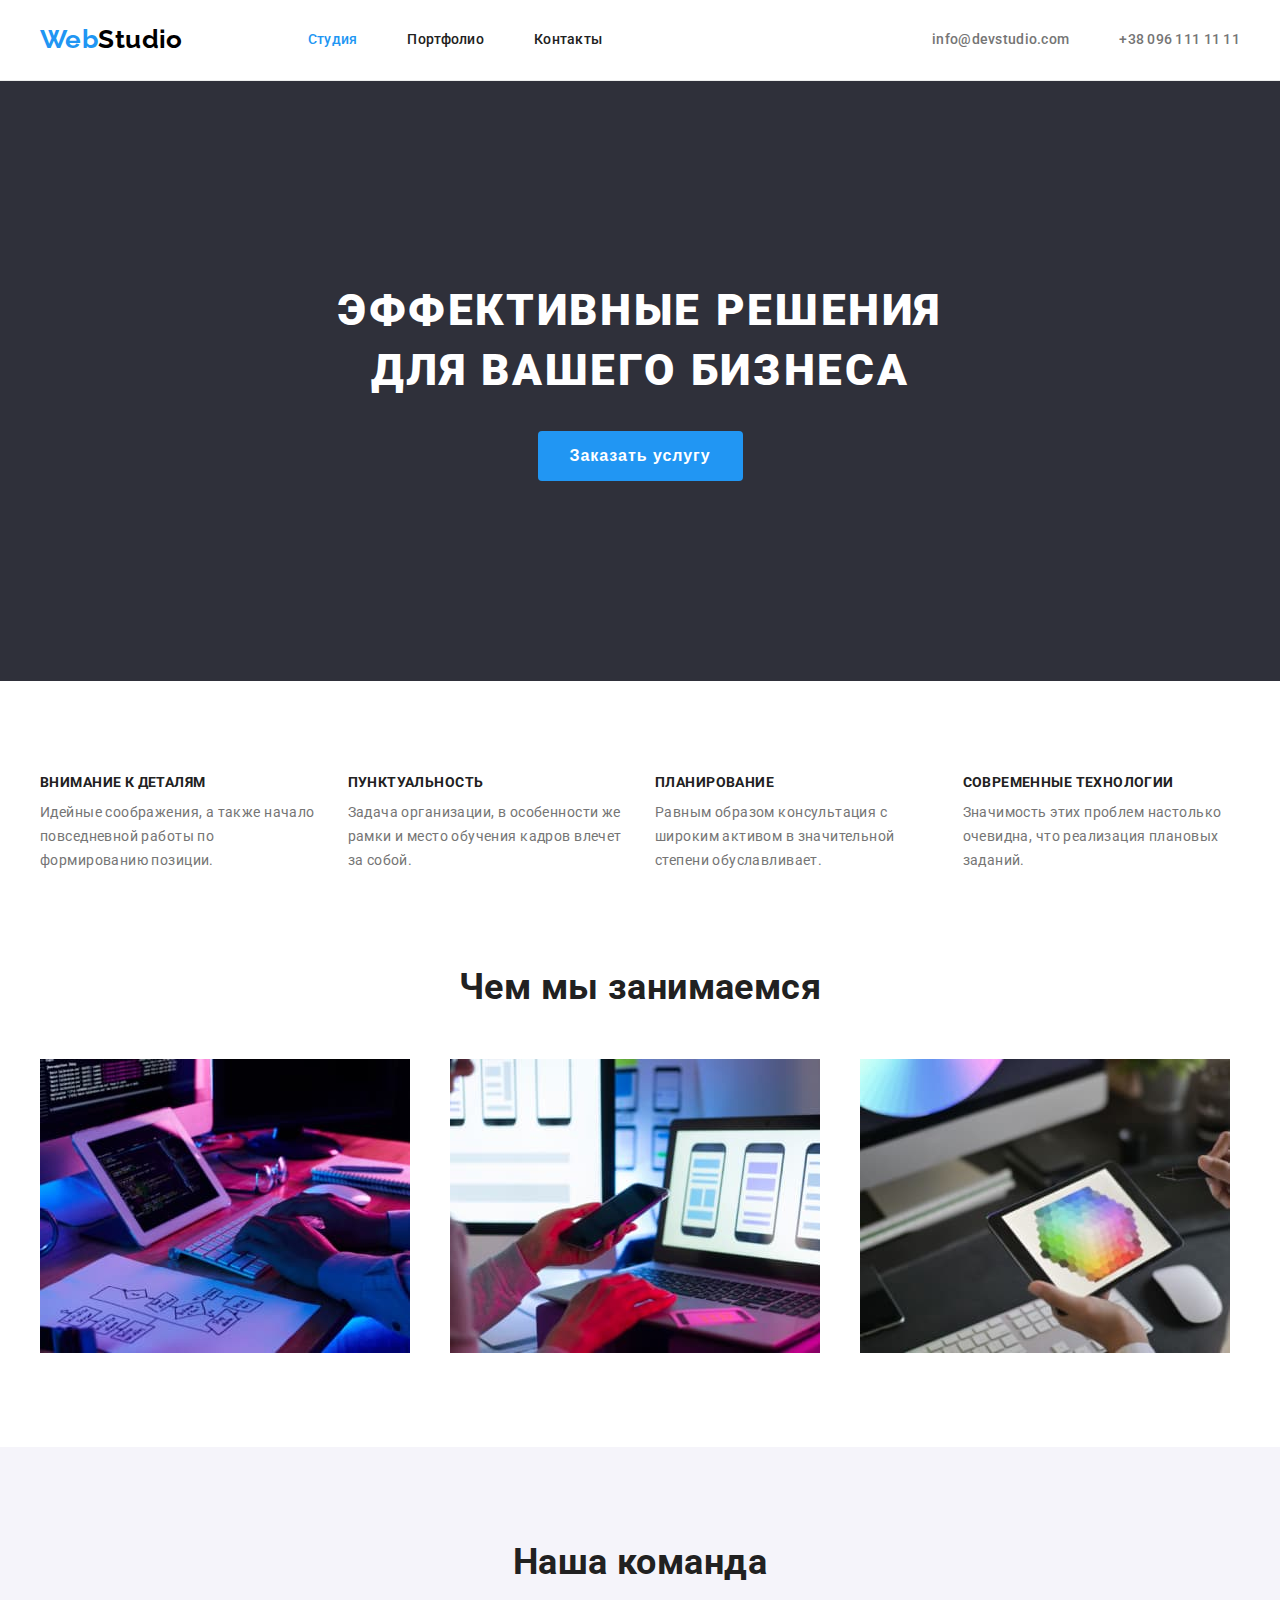
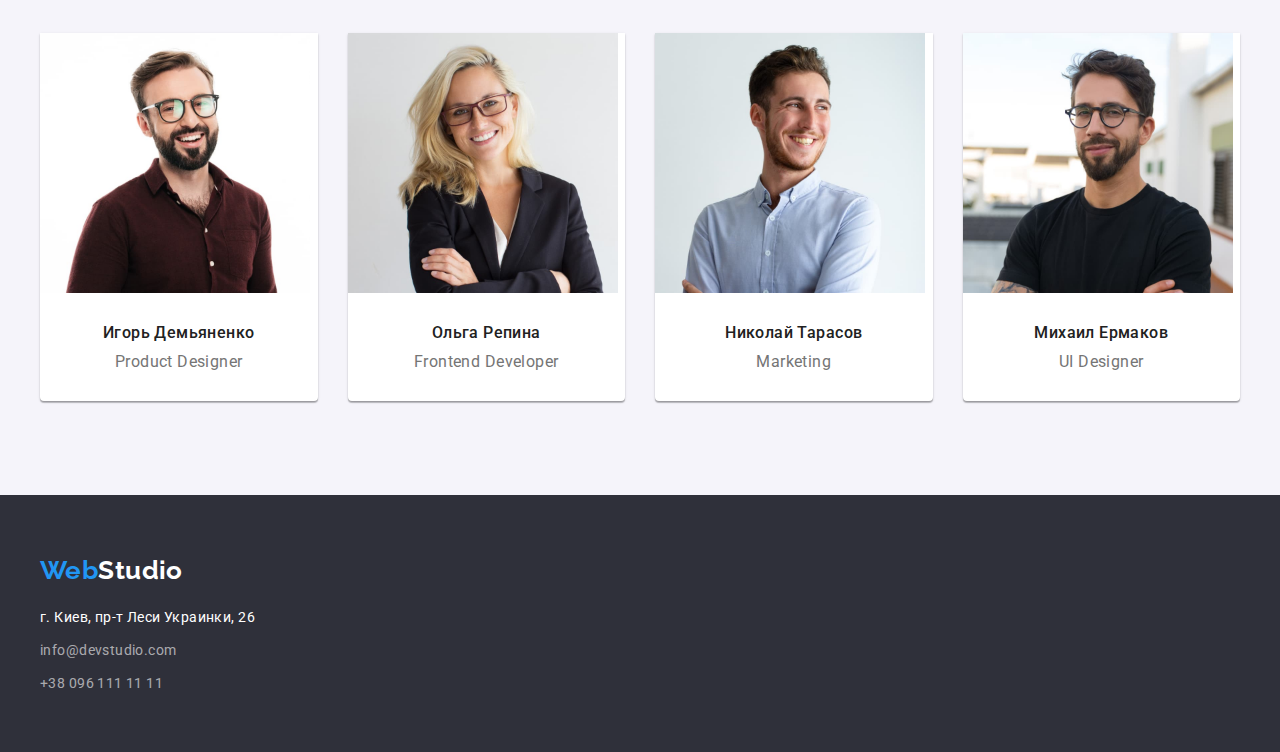
<file: index.html>
<!DOCTYPE html>
<html lang="ru">
  <head>
    <meta charset="UTF-8" />
    <meta http-equiv="X-UA-Compatible" content="IE=edge" />
    <meta name="viewport" content="width=device-width, initial-scale=1.0" />
    <link
      rel="stylesheet"
      href="https://cdnjs.cloudflare.com/ajax/libs/modern-normalize/1.1.0/modern-normalize.min.css"
      integrity="sha512-wpPYUAdjBVSE4KJnH1VR1HeZfpl1ub8YT/NKx4PuQ5NmX2tKuGu6U/JRp5y+Y8XG2tV+wKQpNHVUX03MfMFn9Q=="
      crossorigin="anonymous"
      referrerpolicy="no-referrer"
    />
    <link rel="stylesheet" href="./css/styles.css" />
    <link rel="preconnect" href="https://fonts.googleapis.com" />
    <link rel="preconnect" href="https://fonts.gstatic.com" crossorigin />
    <link
      href="https://fonts.googleapis.com/css2?family=Raleway:wght@700&family=Roboto:wght@400;500;700;900&display=swap"
      rel="stylesheet"
    />
    <title>Студия</title>
  </head>
  <body>
    <!--шапка страцицы-->
    <header class="page-header">
      <div class="container main-nav">
        <nav class="header-nav">
          <a href="./index.html" class="logo link main"
            ><span class="logo-accent">Web</span><span class="logo-header">Studio</span></a
          >
          <ul class="navigation-list">
            <li class="item">
              <a href="" class="navigation-link-current link">Студия</a>
            </li>

            <li class="item">
              <a href="./portfolio.html" class="navigation-link link">Портфолио</a>
            </li>
            <li class="item"><a href="" class="navigation-link link">Контакты</a></li>
          </ul>
        </nav>
        <ul class="contacts-header">
          <li class="item">
            <a class="contacts-link link" href="mailto:info@devstudio.com">info@devstudio.com</a>
          </li>
          <li class="item">
            <a class="contacts-link link" href="tel:+380961111111">+38 096 111 11 11</a>
          </li>
        </ul>
      </div>
    </header>
    <main>
      <!-- герой -->
      <section class="section hero">
        <div class="container">
          <h1 class="hero-title">
            Эффективные решения <br />
            для вашего бизнеса
          </h1>
          <button class="hero-button" type="button">Заказать услугу</button>
        </div>
      </section>
      <!-- Наши преимущества -->
      <section class="section advantages">
        <div class="container">
          <h2 class="visually-hidden">Наши преимущества</h2>
          <ul class="advantages-list">
            <li class="advantages-item">
              <h3 class="advantages-title">Внимание к деталям</h3>
              <p class="advantages-text">
                Идейные соображения, а также начало повседневной работы по формированию позиции.
              </p>
            </li>
            <li class="advantages-item">
              <h3 class="advantages-title">Пунктуальность</h3>
              <p class="advantages-text">
                Задача организации, в особенности же рамки и место обучения кадров влечет за собой.
              </p>
            </li>
            <li class="advantages-item">
              <h3 class="advantages-title">Планирование</h3>
              <p class="advantages-text">
                Равным образом консультация с широким активом в значительной степени обуславливает.
              </p>
            </li>
            <li class="advantages-item">
              <h3 class="advantages-title">Современные технологии</h3>
              <p class="advantages-text">
                Значимость этих проблем настолько очевидна, что реализация плановых заданий.
              </p>
            </li>
          </ul>
        </div>
      </section>
      <!-- Наши занятия -->
      <section class="section occupations">
        <div class="container">
          <h2 class="occupations-title">Чем мы занимаемся</h2>
          <ul class="occupations-list">
            <li class="occupations-image">
              <img src="./images/img.jpg" alt="человек работающий за компьютером" width="370" />
            </li>
            <li class="occupations-image">
              <img src="./images/img2.jpg" alt="человек работающий на смартфоне" width="370" />
            </li>
            <li class="occupations-image">
              <img src="./images/img3.jpg" alt="человек работающий на планшете" width="370" />
            </li>
          </ul>
        </div>
      </section>
      <!-- Наша команда -->
      <section class="section team">
        <div class="container">
          <h2 class="team-title">Наша команда</h2>
          <ul class="team-list">
            <li class="team-card team-shadow">
              <img
                src="./images/picture1.jpg"
                alt="Игорь Демьяненко-Product Designer"
                width="270"
              />
              <div class="team-article">
              <h3 class="team-member">Игорь Демьяненко</h3>
              <p class="team-role" lang="en">Product Designer</p>
              </div>
            </li>
            <li class="team-card team-shadow">
              <img src="./images/picture2.jpg" alt="Ольга Репина-Frontend Developer" width="270" />
              <div class="team-article">
              <h3 class="team-member">Ольга Репина</h3>
              <p class="team-role" lang="en">Frontend Developer</p>
              </div>
            </li>
            <li class="team-card team-shadow">
              <img src="./images/picture3.jpg" alt="Николай Тарасов-Marketing" width="270" />
              <div class="team-article">
              <h3 class="team-member">Николай Тарасов</h3>
              <p class="team-role" lang="en">Marketing</p>
              </div>
            </li>
            <li class="team-card team-shadow">
              <img src="./images/picture4.jpg" alt="Михаил Ермаков-UI Designer" width="270" />
              <div class="team-article">
              <h3 class="team-member">Михаил Ермаков</h3>
              <p class="team-role" lang="en">UI Designer</p>
              </div>
            </li>
          </ul>
        </div>
      </section>
    </main>
    <!-- Подвал страницы -->
    <footer class="page-footer studio">
      <div class="container">
        <a href="./index.html" class="logo footer"
          ><span class="logo-accent">Web</span><span class="logo-footer">Studio</span>
        </a>
        <address class="location">г. Киев, пр-т Леси Украинки, 26</address>
        <ul class="contacts footer">
          <li class="contacts footer link">
            <a href="mailto:info@devstudio.com" class="contacts-footer-link">info@devstudio.com</a>
          </li>
          <li class="contacts footer link">
            <a href="tel:+380961111111" class="contacts-footer-link">+38 096 111 11 11</a>
          </li>
        </ul>
      </div>
    </footer>
  </body>
</html>
</file>
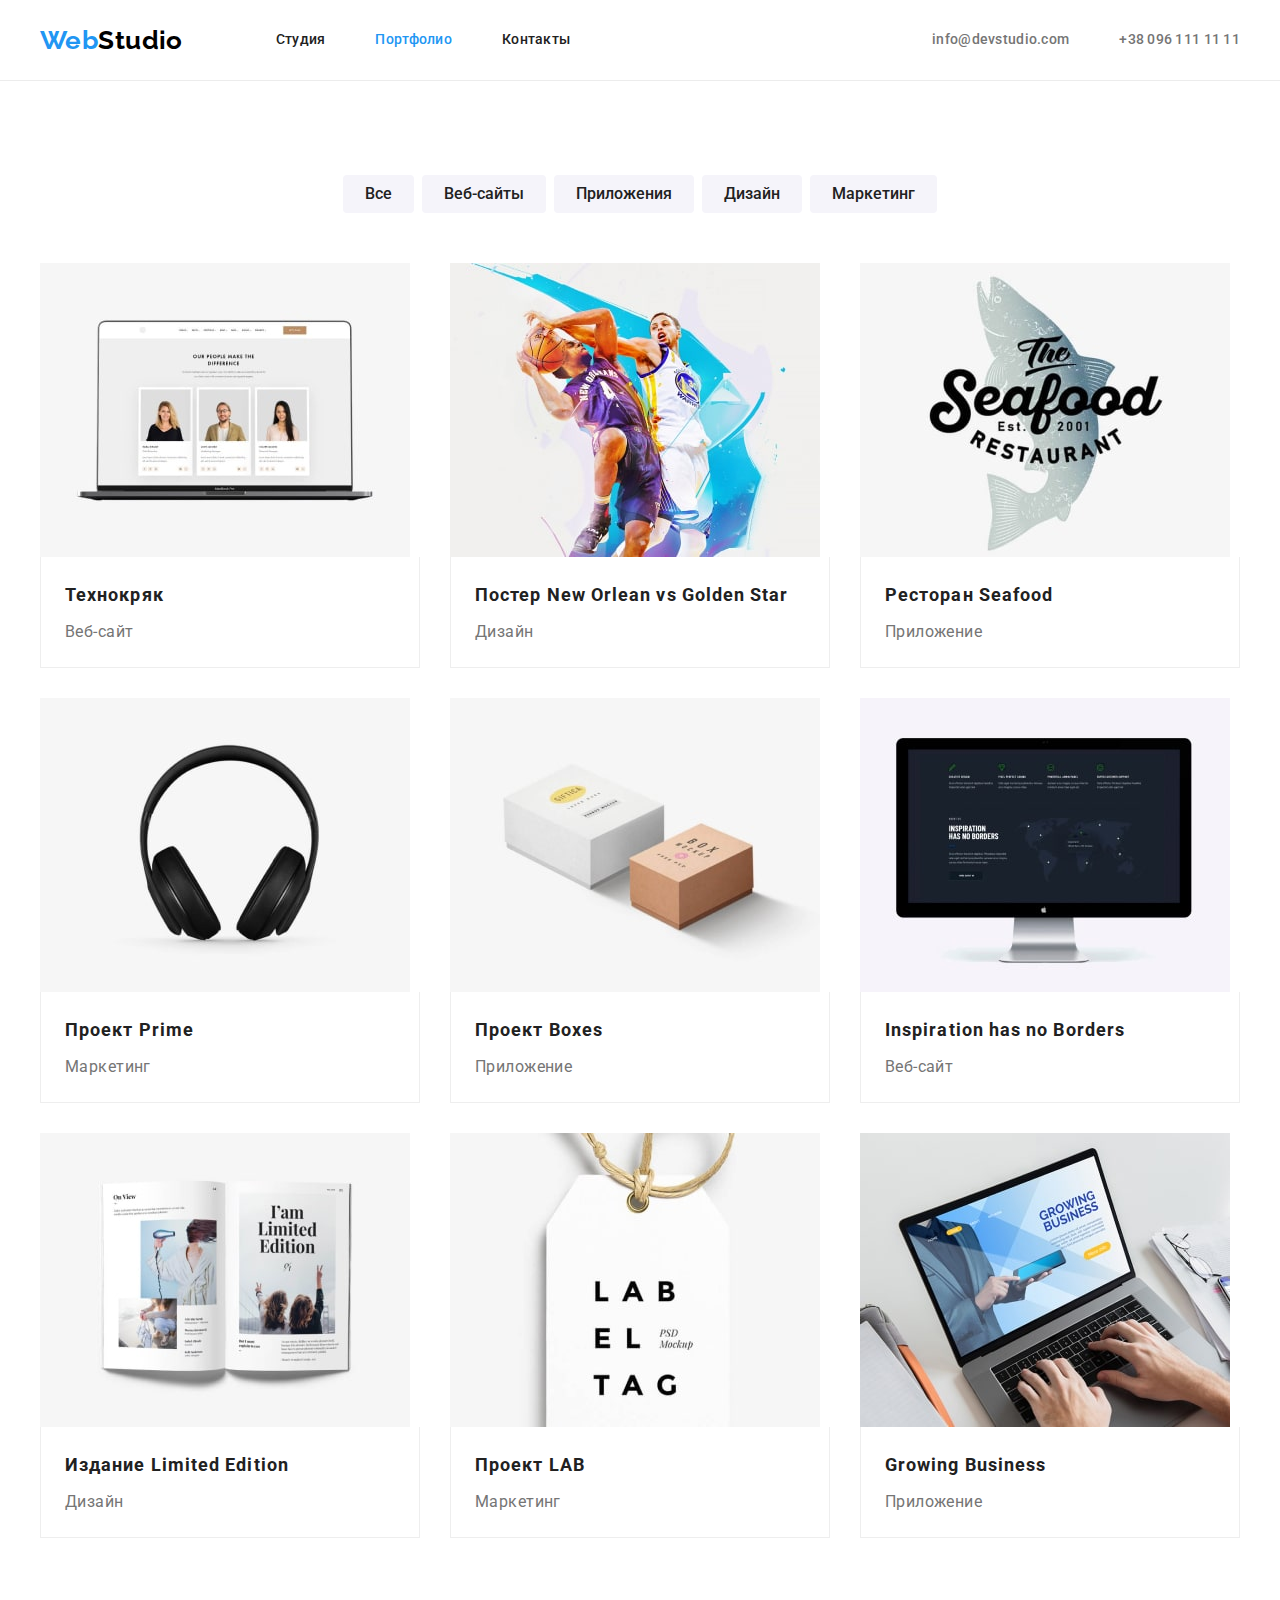
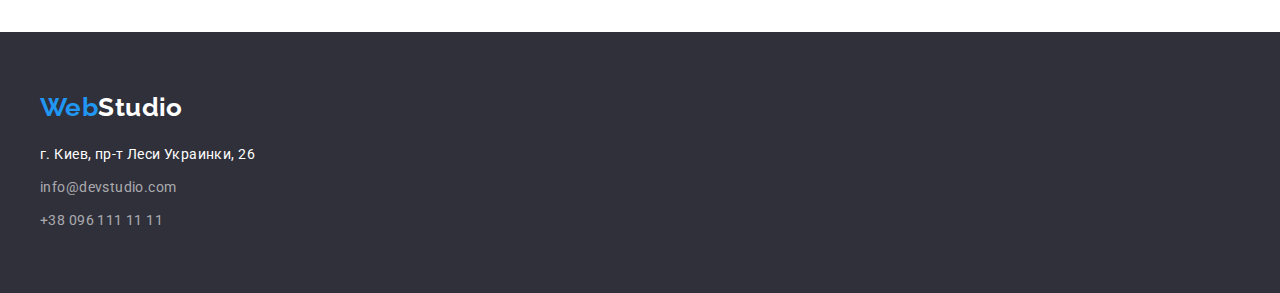
<file: portfolio.html>
<!DOCTYPE html>
<html lang="ru">
  <head>
    <meta charset="UTF-8" />
    <meta http-equiv="X-UA-Compatible" content="IE=edge" />
    <meta name="viewport" content="width=device-width, initial-scale=1.0" />
    <link
      rel="stylesheet"
      href="https://cdnjs.cloudflare.com/ajax/libs/modern-normalize/1.1.0/modern-normalize.min.css"
      integrity="sha512-wpPYUAdjBVSE4KJnH1VR1HeZfpl1ub8YT/NKx4PuQ5NmX2tKuGu6U/JRp5y+Y8XG2tV+wKQpNHVUX03MfMFn9Q=="
      crossorigin="anonymous"
      referrerpolicy="no-referrer"
    />
    <link rel="stylesheet" href="./css/styles.css" />
    <link rel="preconnect" href="https://fonts.googleapis.com" />
    <link rel="preconnect" href="https://fonts.gstatic.com" crossorigin />
    <link
      href="https://fonts.googleapis.com/css2?family=Raleway:wght@700&family=Roboto:wght@400;500;700;900&display=swap"
      rel="stylesheet"
    />
    <title>Портфолио</title>
  </head>
  <body>
    <!--шапка страцицы-->
    <header class="page-header">
      <div class="container main-nav">
        <nav class="header-nav">
          <a href="./index.html" class="logo portfolio"
            ><span class="logo-accent">Web</span><span class="logo-header">Studio</span></a
          >
          <ul class="navigation-list">
            <li class="item"><a href="./index.html" class="navigation-link link">Студия</a></li>
            <li class="item"><a href="" class="navigation-link-current link">Портфолио</a></li>
            <li class="item"><a href="" class="navigation-link link">Контакты</a></li>
          </ul>
        </nav>
        <ul class="contacts-header">
          <li class="item">
            <a class="contacts-link link" href="mailto:info@devstudio.com">info@devstudio.com</a>
          </li>
          <li class="item">
            <a class="contacts-link link" href="tel:+380961111111">+38 096 111 11 11</a>
          </li>
        </ul>
      </div>
    </header>
    <main>
      <!-- Наши работы -->
      <section class="section jobs">
        <h1 class="visually-hidden">Наши работы</h1>
        <div class="container">
          <ul class="button-list">
            <li class="button"><button type="button" class="jobs-button">Все</button></li>
            <li class="button"><button type="button" class="jobs-button">Веб-сайты</button></li>
            <li class="button"><button type="button" class="jobs-button">Приложения</button></li>
            <li class="button"><button type="button" class="jobs-button">Дизайн</button></li>
            <li class="button"><button type="button" class="jobs-button">Маркетинг</button></li>
          </ul>
          <ul class="jobs-list">
            <li class="jobs-item">
              <img src="./images/work-img-1-min.jpg" alt="ноутбук" width="370" />
              <div class="jobs-article">
                <h2 class="jobs-title">Технокряк</h2>
                <p class="jobs-text">Веб-сайт</p>
              </div>
            </li>
            <li class="jobs-item">
              <img src="./images/work-img-2-min.jpg" alt="баскетболисты" width="370" />
              <div class="jobs-article">
                <h2 class="jobs-title">Постер New Orlean vs Golden Star</h2>
                <p class="jobs-text">Дизайн</p>
              </div>
            </li>
            <li class="jobs-item">
              <img src="./images/work-img-3-min.jpg" alt="логотип ресторана" width="370" />
              <div class="jobs-article">
                <h2 class="jobs-title">Ресторан Seafood</h2>
                <p class="jobs-text">Приложение</p>
              </div>
            </li>
            <li class="jobs-item">
              <img src="./images/work-img-4-min.jpg" alt="наушники" width="370" />
              <div class="jobs-article">
                <h2 class="jobs-title">Проект Prime</h2>
                <p class="jobs-text">Маркетинг</p>
              </div>
            </li>
            <li class="jobs-item">
              <img src="./images/work-img-5-min.jpg" alt="две коробочки" width="370" />
              <div class="jobs-article">
                <h2 class="jobs-title">Проект Boxes</h2>
                <p class="jobs-text">Приложение</p>
              </div>
            </li>
            <li class="jobs-item">
              <img src="./images/work-img-6-min.jpg" alt="монитор" width="370" />
              <div class="jobs-article">
                <h2 class="jobs-title">Inspiration has no Borders</h2>
                <p class="jobs-text">Веб-сайт</p>
              </div>
            </li>
            <li class="jobs-item">
              <img src="./images/work-img-7-min.jpg" alt="открытая книга" width="370" />
              <div class="jobs-article">
                <h2 class="jobs-title">Издание Limited Edition</h2>
                <p class="jobs-text">Дизайн</p>
              </div>
            </li>
            <li class="jobs-item">
              <img src="./images/work-img-8-min.jpg" alt="бирка с буквами" width="370" />
              <div class="jobs-article">
                <h2 class="jobs-title">Проект LAB</h2>
                <p class="jobs-text">Маркетинг</p>
              </div>
            </li>
            <li class="jobs-item">
              <img
                src="./images/work-img-9-min.jpg"
                alt="человек работающий за ноутбуком"
                width="370"
              />
              <div class="jobs-article">
                <h2 class="jobs-title">Growing Business</h2>
                <p class="jobs-text">Приложение</p>
              </div>
            </li>
          </ul>
        </div>
      </section>
    </main>
    <!-- Подвал страницы -->
    <footer class="page-footer">
      <div class="container">
        <a href="./index.html" class="logo footer"
          ><span class="logo-accent">Web</span><span class="logo-footer">Studio</span>
        </a>
        <address class="location">г. Киев, пр-т Леси Украинки, 26</address>
        <ul class="contacts footer">
          <li class="contacts footer link">
            <a href="mailto:info@devstudio.com" class="contacts-footer-link">info@devstudio.com</a>
          </li>
          <li class="contacts footer link">
            <a href="tel:+380961111111" class="contacts-footer-link">+38 096 111 11 11</a>
          </li>
        </ul>
      </div>
    </footer>
  </body>
</html>
</file>
<file: css/styles.css>
body {
  font-family: 'Roboto', sans-serif;
  letter-spacing: 0.03em;
  font-size: 14px;
  color: var(--primary-text-color);
}
* {
  padding: 0;
  margin: 0;
  border: 0;
}

:root {
  --secondary-text-color: #212121;
  --primary-text-color: #757575;
  --accent-color: #2196f3;
  --background-color: #ffffff;
  --hero-and-footer-background-color: #2f303a;
  --main-background-color: #e5e5e5;
  --team-background-color: #f5f4fa;
  --card-set-gap: 30px;
}
.link {
  display: block;
}
img {
  display: block;
  max-width: 100%;
  height: auto;
}
li {
  list-style-type: none;
  /* Убираем маркеры */
}
a {
  text-decoration: none;
  /* Убираем подчёркивание для всех ссылок */
}
.visually-hidden {
  position: absolute;
  width: 1px;
  height: 1px;
  margin: -1px;
  padding: 0;
  overflow: hidden;
  border: 0;
  clip: rect(0 0 0 0);
}
.container {
  width: 1200px;
  margin: 0 auto;
  padding: 0 15px;
}
.section {
  padding-top: 94px;
  padding-bottom: 94px;
}

/* стили хедера */

.logo {
  display: block;
  font-family: Raleway;
  font-weight: 700;
  font-size: 26px;
  line-height: 1.19;
}
.logo.link.main {
  margin-right: 125px;
  padding-top: 24px;
  padding-bottom: 25px;
}
.main-nav {
  display: flex;
  align-items: center;
}
.main-nav .item:not(:last-child) {
  margin-right: 50px;
}
.main-nav .link {
  display: block;
  padding-top: 32px;
  padding-bottom: 32px;
}
.header-nav {
  display: flex;
  align-items: center;
}
.navigation-list {
  display: flex;
  font-weight: 500;
  line-height: 1.14;
  letter-spacing: 0.02em;
}

.contacts-header {
  display: flex;
  margin-left: auto;
}
header {
  background-color: var(--background-color);
}
.logo-accent {
  color: var(--accent-color);
}
.logo-header {
  color: #000000;
}
.logo-footer {
  color: var(--background-color);
}
.navigation-list .navigation-link {
  color: var(--secondary-text-color);
}
.navigation-list .navigation-link:hover,
.navigation-list .navigation-link:focus {
  color: var(--accent-color);
}
.navigation-link-current {
  color: var(--accent-color);
}
.contacts-header,
.contacts-link {
  font-weight: 500;
  line-height: 1.14;
  letter-spacing: 0.02em;
  color: var(--primary-text-color);
}
.contacts-header .contacts-link:hover,
.contacts-header .contacts-link:focus {
  color: var(--accent-color);
}
/* стили hero */
.section.hero {
  padding: 200px 0px;
}
.hero {
  background: var(--hero-and-footer-background-color);
  color: var(--background-color);
}
.hero-title {
  margin-bottom: 30px;
  font-weight: 900;
  font-size: 44px;
  line-height: 1.36;
  text-align: center;
  letter-spacing: 0.06em;
  text-transform: uppercase;
}
.hero-button {
  margin-left: auto;
  margin-right: auto;
  padding: 10px 32px;
  border: transparent;
  border-radius: 4px;
  cursor: pointer;
  font-weight: 700;
  font-size: 16px;
  line-height: 1.88;
  display: flex;
  align-items: center;
  text-align: center;
  letter-spacing: 0.06em;
  background-color: var(--accent-color);
  color: var(--background-color);
}
.hero-button:hover {
  background-color: #188ce8;
  box-shadow: 0px 4px 4px rgba(0, 0, 0, 0.15);
}
/* cтили для advantages и occupations */
.advantages,
.occupations {
  background-color: var(--background-color);
}
.advantages {
  line-height: 1.71;
  padding-bottom: 0px;
}
.advantages-title {
  margin-bottom: 10px;
  font-weight: 700;
  font-size: inherit;
  line-height: 1.14;
  text-transform: uppercase;
  color: var(--secondary-text-color);
}

.advantages-list {
  display: flex;
  margin-right: calc(-1 * var(--card-set-gap));
}
.advantages-item {
  flex-basis: calc(100% / 4 - var(--card-set-gap));
  margin-right: var(--card-set-gap);
}
/* стили для наши занятия */
.occupations-list {
  display: flex;
  margin-right: calc(-1 * var(--card-set-gap));
}
.occupations-image {
  flex-basis: calc(100% / 3 - var(--card-set-gap));
  margin-right: var(--card-set-gap);
}
.occupations-title,
.team-title {
  margin-bottom: 50px;
  font-weight: 700;
  font-size: 36px;
  line-height: 1.17;
  text-align: center;
  color: var(--secondary-text-color);
}
/* стили для team section */
.team {
  background-color: var(--team-background-color);
}
.team-article {
  padding: 30px 0px;
}
.team-member {
  font-weight: 500;
  color: var(--secondary-text-color);
}
.team-role {
  margin-top: 10px;
}
.team-list {
  display: flex;
  margin-right: calc(-1 * var(--card-set-gap));
}
.team-card {
  flex-basis: calc(100% / 4 - var(--card-set-gap));
  margin-right: var(--card-set-gap);
}
.team-shadow {
  background: #ffffff;
  box-shadow: 0px 1px 3px rgba(0, 0, 0, 0.12), 0px 1px 1px rgba(0, 0, 0, 0.14),
    0px 2px 1px rgba(0, 0, 0, 0.2);
  border-radius: 0px 0px 4px 4px;
}
.team,
.team-member {
  font-size: 16px;
  line-height: 1.19;
  text-align: center;
}
/* стили для футера */
footer {
  background-color: var(--hero-and-footer-background-color);
}
.location {
  margin-top: 20px;
  font-style: normal;
  line-height: 1.71;
  color: var(--background-color);
}
.contacts-footer,
.contacts-footer-link {
  line-height: 1.71;
  color: rgba(255, 255, 255, 0.6);
}
.contacts-footer .contacts-footer-link:hover,
.contacts-footer .contacts-footer-link:focus {
  color: var(--accent-color);
}
.page-footer {
  padding-top: 60px;
  padding-bottom: 60px;
}
.page-footer.studio {
  padding-bottom: 57px;
}
.contacts.footer.link {
  margin-top: 9px;
}
/* cтили для portfolio */
.page-header {
  border-bottom: 1px solid #ececec;
}
.logo.portfolio {
  margin-right: 93px;
}
.button-list {
  display: flex;
  justify-content: center;
  margin-bottom: 50px;
}
.button-list .button:not(:last-child) {
  margin-right: 8px;
}
.jobs-button {
  cursor: pointer;
  font-family: inherit;
  font-weight: 500;
  font-size: 16px;
  line-height: 1.63;
  text-align: center;
  color: var(--secondary-text-color);
  border-radius: 4px;
  background: #f5f4fa;
  padding: 6px 22px;
  border: transparent;
}

.jobs .jobs-button:hover,
.jobs .jobs-button:focus {
  color: var(--background-color);
  background-color: var(--accent-color);
  box-shadow: 0px 3px 1px rgba(0, 0, 0, 0.1), 0px 1px 2px rgba(0, 0, 0, 0.08),
    0px 2px 2px rgba(0, 0, 0, 0.12);
}
.jobs-list {
  display: flex;
  flex-wrap: wrap;
  font-size: 16px;
  line-height: 1.88;
  margin-right: calc(-1 * var(--card-set-gap));
  margin-bottom: calc(-1 * var(--card-set-gap));
}
.jobs-list > .jobs-item {
  flex-basis: calc(100% / 3 - var(--card-set-gap));
  margin-right: var(--card-set-gap);
  margin-bottom: var(--card-set-gap);
}

.jobs-list .jobs-title {
  font-weight: 700;
  font-size: 18px;
  line-height: 2;
  letter-spacing: 0.06em;
  color: var(--secondary-text-color);
}
.jobs-article {
  padding: 20px 24px;
  border: 1px solid #eeeeee;
  border-top: 0px;
}
.jobs-text {
  margin-top: 4px;
}
</file>
